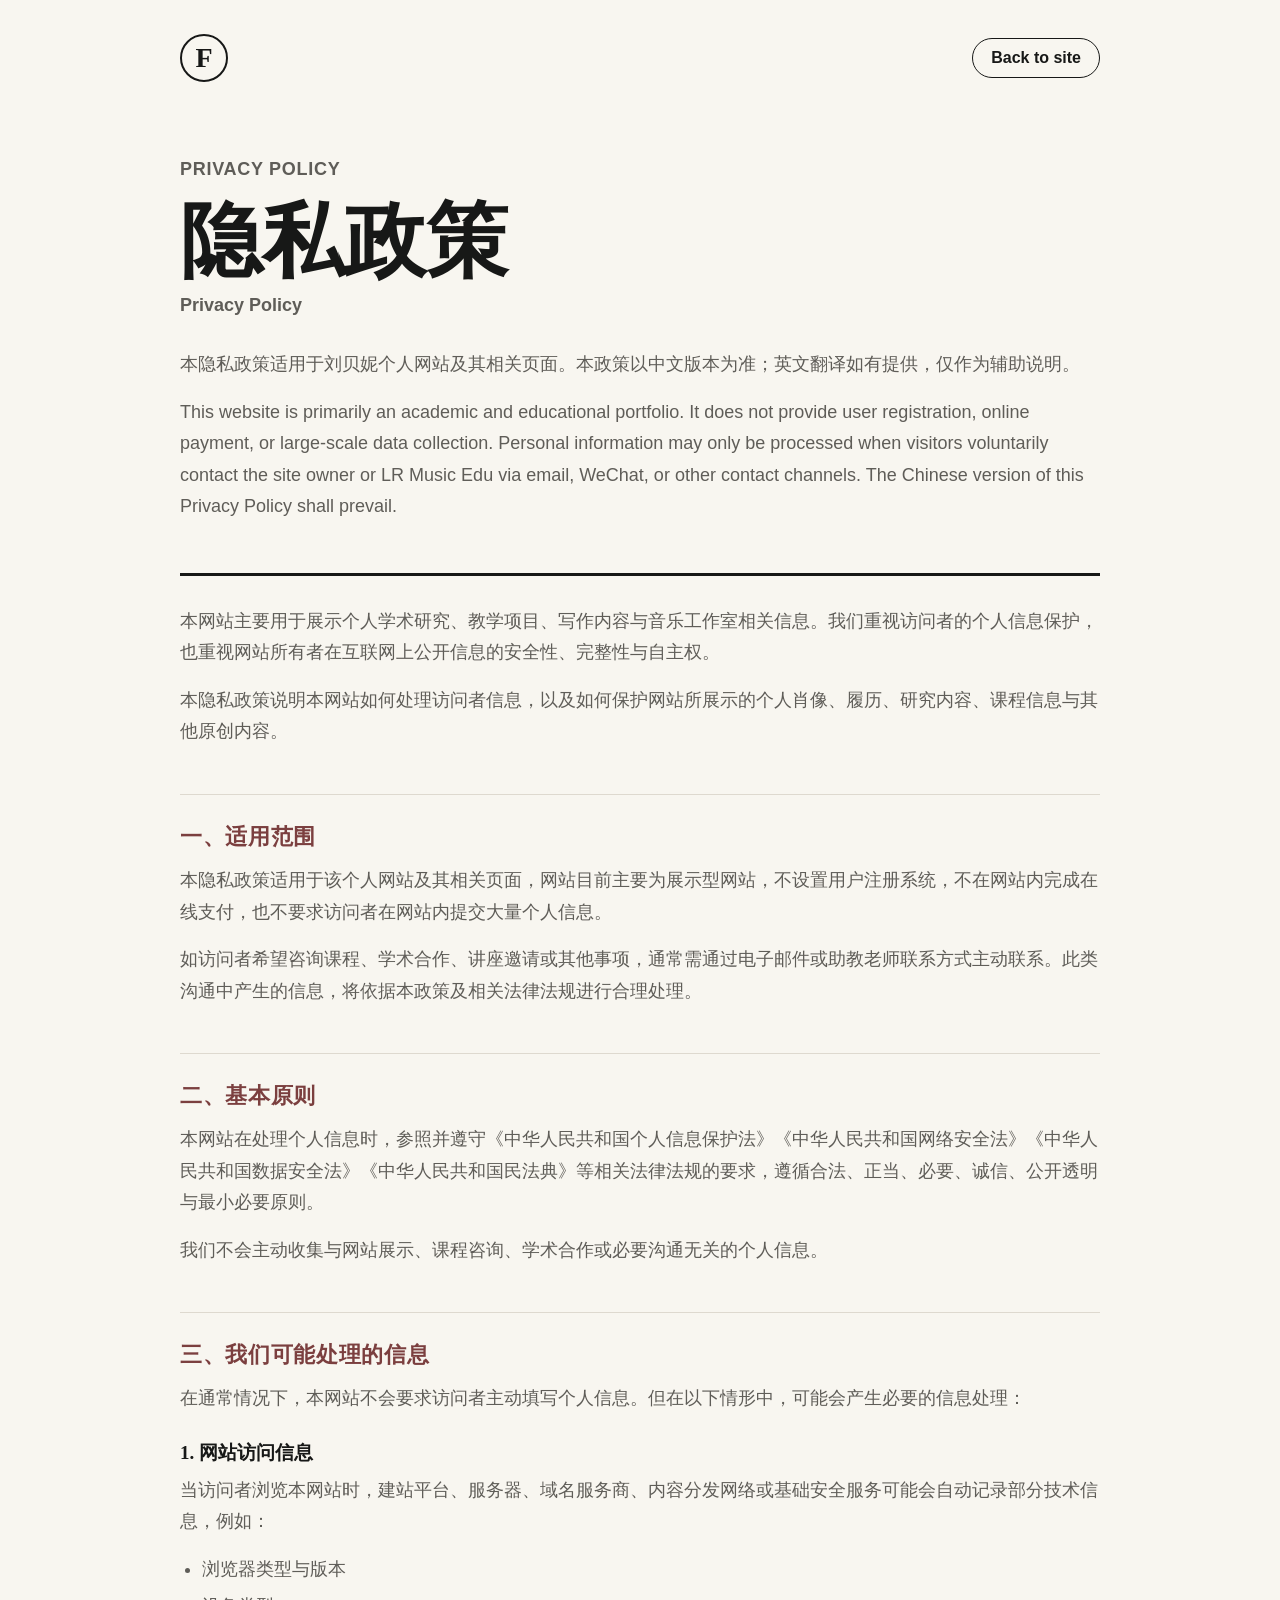
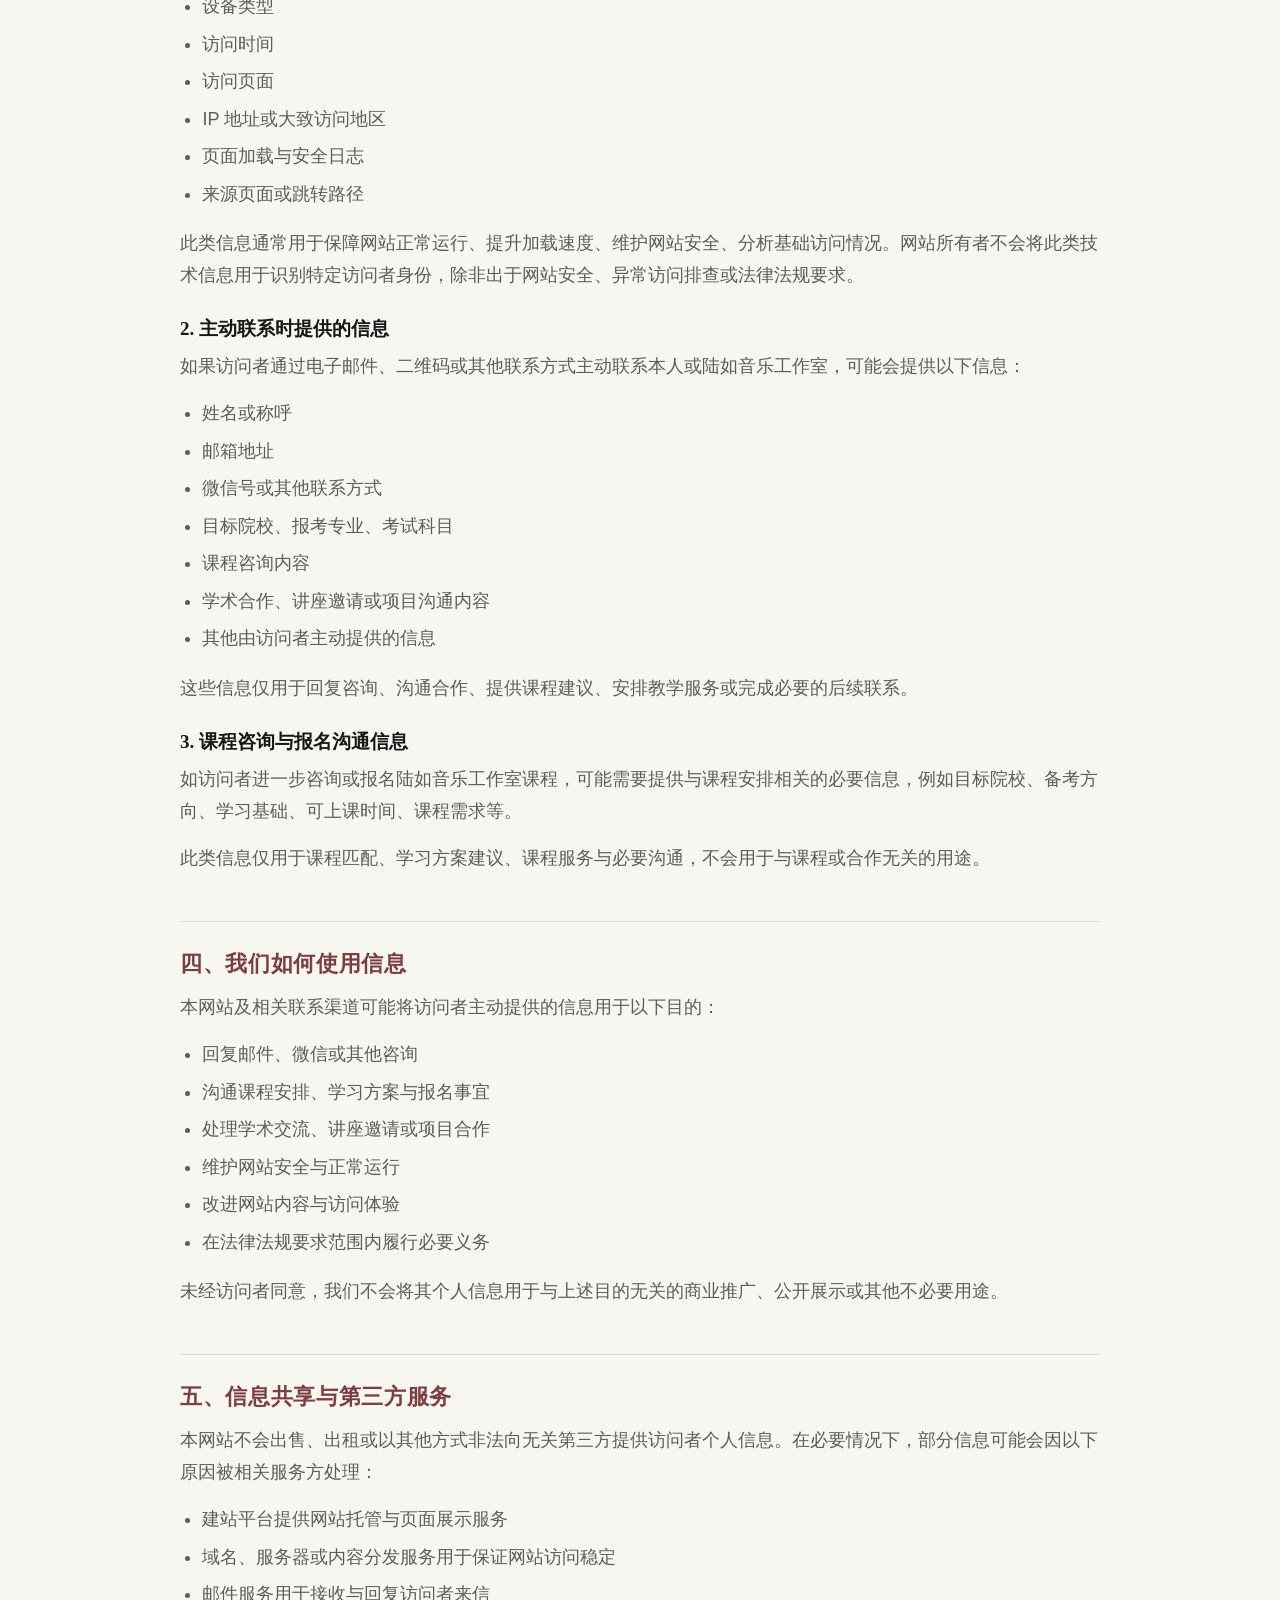
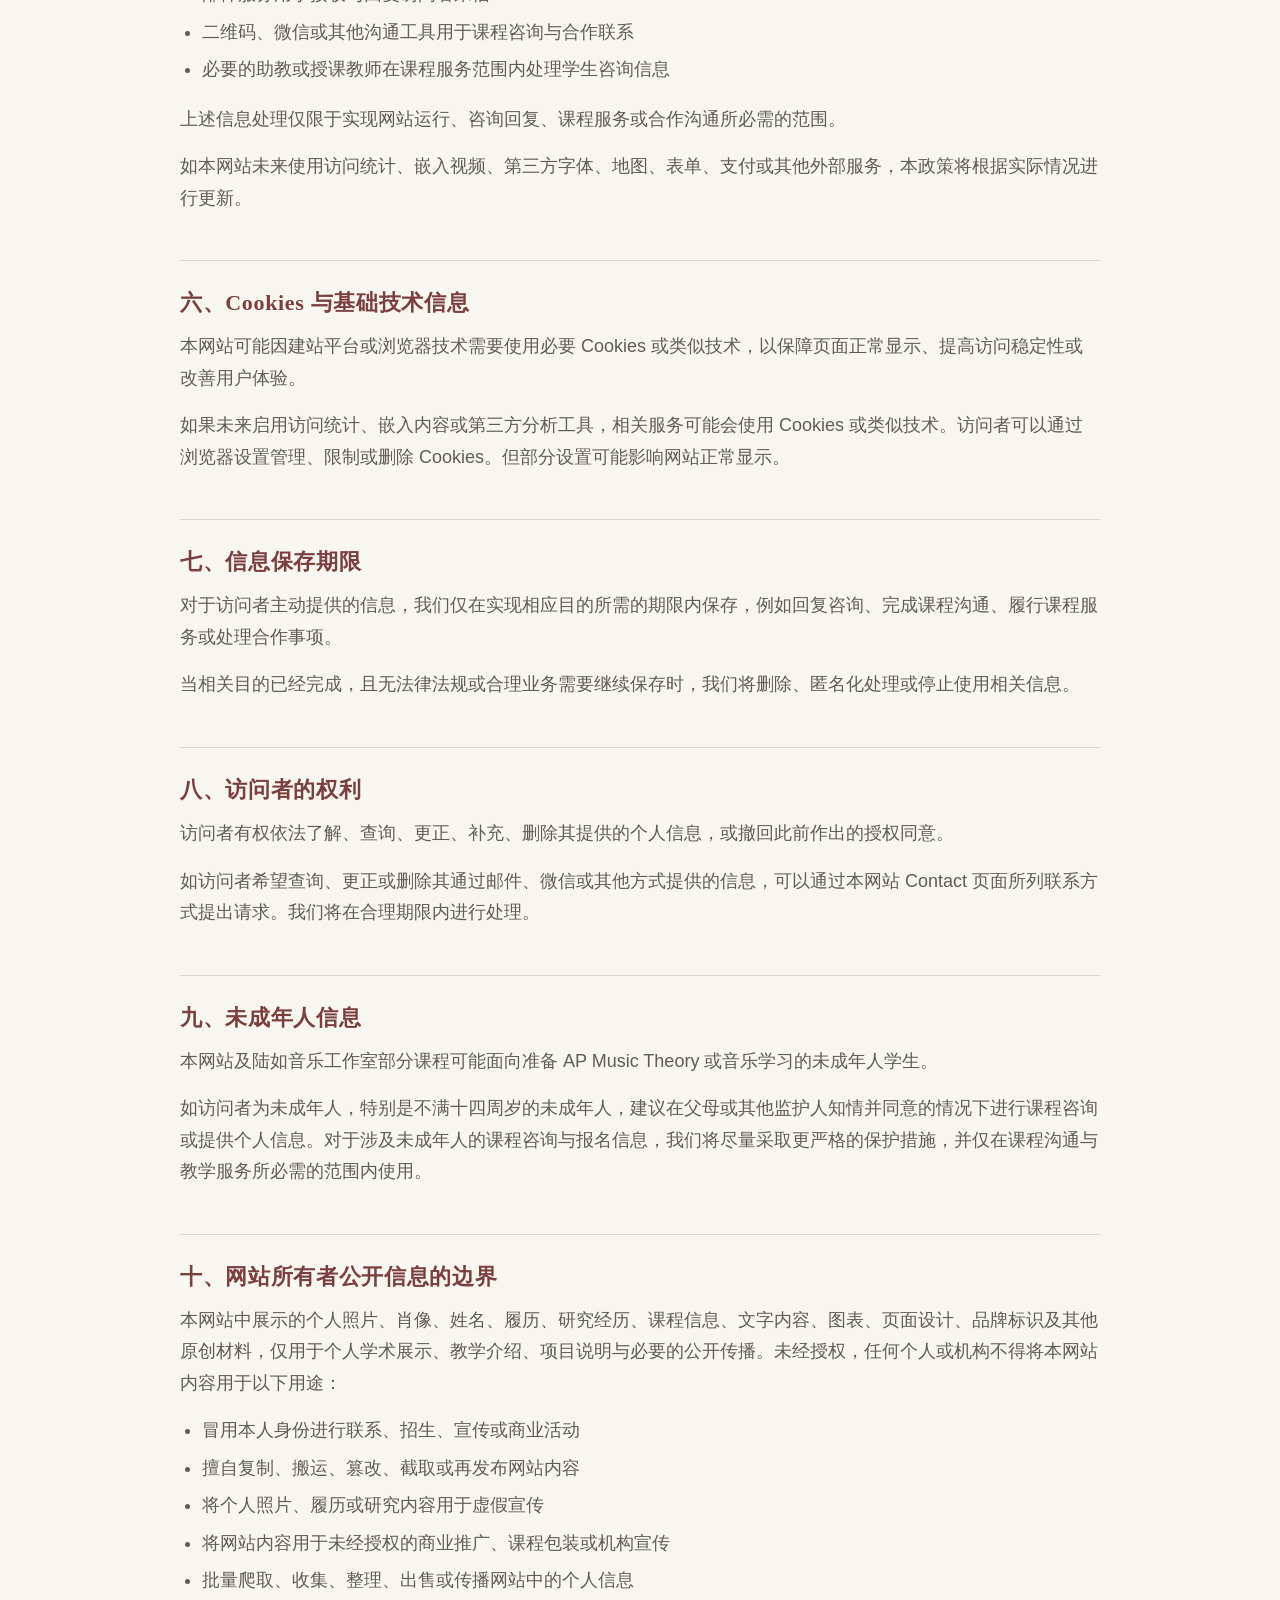
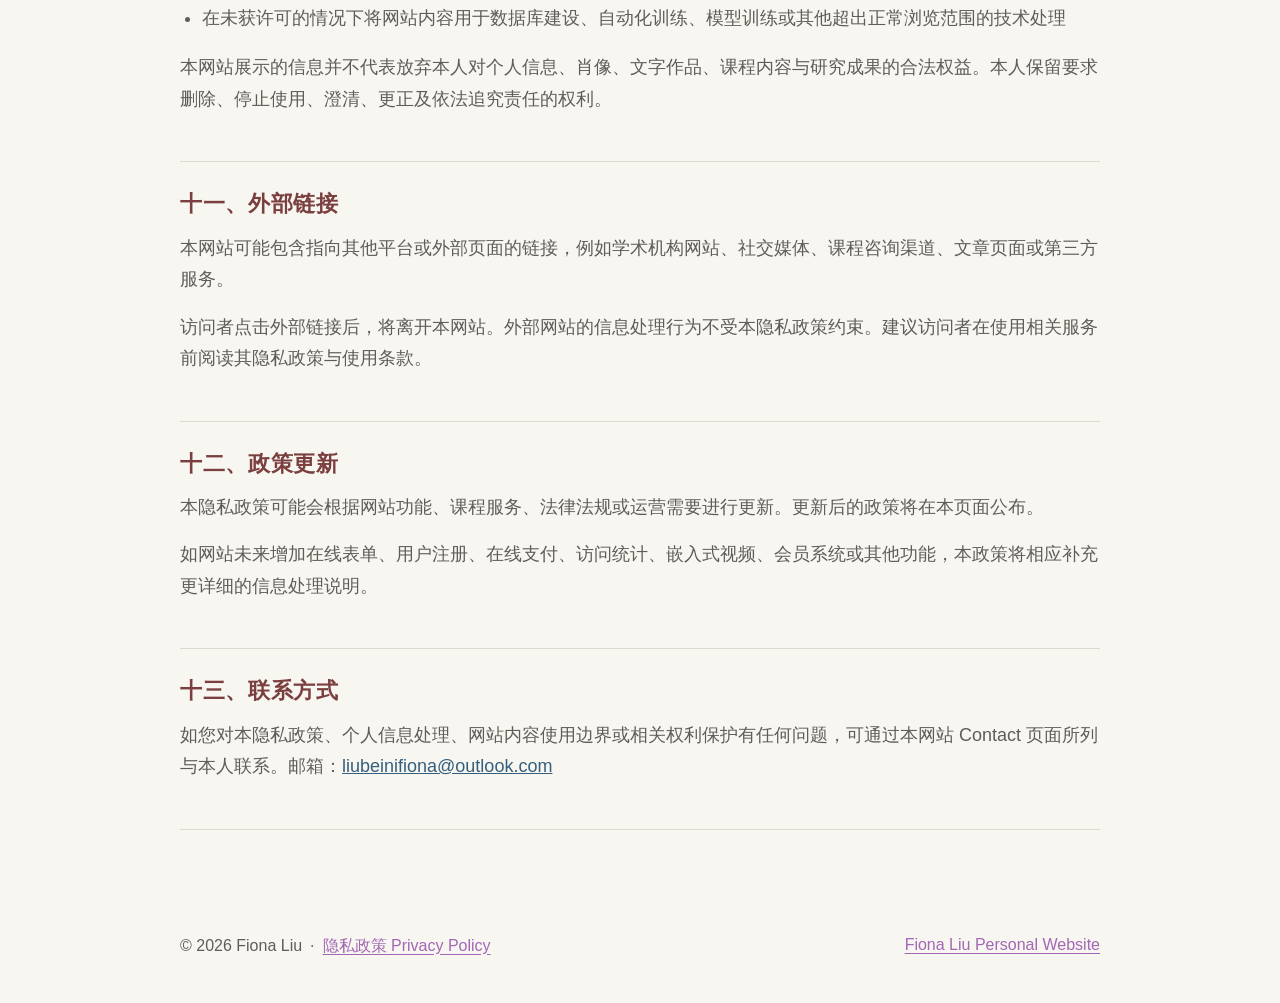
<file: privacy.html>
<!doctype html>
<html lang="zh-CN">
  <head>
    <meta charset="utf-8">
    <meta name="viewport" content="width=device-width, initial-scale=1">
    <meta name="description" content="Fiona Liu personal website privacy policy.">
    <title>隐私政策 | Fiona Liu</title>
    <link rel="stylesheet" href="styles.css?v=20260605-7">
  </head>
  <body class="privacy-body">
    <header class="privacy-header">
      <a class="brand" href="index.html#home" aria-label="Back to Fiona Liu home">
        <span class="brand-mark">F</span>
      </a>
      <a class="privacy-back" href="index.html#home">Back to site</a>
    </header>

    <main class="privacy-page">
      <section class="privacy-hero">
        <p class="section-kicker">Privacy Policy</p>
        <h1>隐私政策</h1>
        <p class="privacy-subtitle">Privacy Policy</p>
        <p>本隐私政策适用于刘贝妮个人网站及其相关页面。本政策以中文版本为准；英文翻译如有提供，仅作为辅助说明。</p>
        <p lang="en">This website is primarily an academic and educational portfolio. It does not provide user registration, online payment, or large-scale data collection. Personal information may only be processed when visitors voluntarily contact the site owner or LR Music Edu via email, WeChat, or other contact channels. The Chinese version of this Privacy Policy shall prevail.</p>
      </section>

      <section class="privacy-content" aria-label="隐私政策正文">
        <article>
          <p>本网站主要用于展示个人学术研究、教学项目、写作内容与音乐工作室相关信息。我们重视访问者的个人信息保护，也重视网站所有者在互联网上公开信息的安全性、完整性与自主权。</p>
          <p>本隐私政策说明本网站如何处理访问者信息，以及如何保护网站所展示的个人肖像、履历、研究内容、课程信息与其他原创内容。</p>
        </article>

        <article>
          <h2>一、适用范围</h2>
          <p>本隐私政策适用于该个人网站及其相关页面，网站目前主要为展示型网站，不设置用户注册系统，不在网站内完成在线支付，也不要求访问者在网站内提交大量个人信息。</p>
          <p>如访问者希望咨询课程、学术合作、讲座邀请或其他事项，通常需通过电子邮件或助教老师联系方式主动联系。此类沟通中产生的信息，将依据本政策及相关法律法规进行合理处理。</p>
        </article>

        <article>
          <h2>二、基本原则</h2>
          <p>本网站在处理个人信息时，参照并遵守《中华人民共和国个人信息保护法》《中华人民共和国网络安全法》《中华人民共和国数据安全法》《中华人民共和国民法典》等相关法律法规的要求，遵循合法、正当、必要、诚信、公开透明与最小必要原则。</p>
          <p>我们不会主动收集与网站展示、课程咨询、学术合作或必要沟通无关的个人信息。</p>
        </article>

        <article>
          <h2>三、我们可能处理的信息</h2>
          <p>在通常情况下，本网站不会要求访问者主动填写个人信息。但在以下情形中，可能会产生必要的信息处理：</p>
          <h3>1. 网站访问信息</h3>
          <p>当访问者浏览本网站时，建站平台、服务器、域名服务商、内容分发网络或基础安全服务可能会自动记录部分技术信息，例如：</p>
          <ul>
            <li>浏览器类型与版本</li>
            <li>设备类型</li>
            <li>访问时间</li>
            <li>访问页面</li>
            <li>IP 地址或大致访问地区</li>
            <li>页面加载与安全日志</li>
            <li>来源页面或跳转路径</li>
          </ul>
          <p>此类信息通常用于保障网站正常运行、提升加载速度、维护网站安全、分析基础访问情况。网站所有者不会将此类技术信息用于识别特定访问者身份，除非出于网站安全、异常访问排查或法律法规要求。</p>
          <h3>2. 主动联系时提供的信息</h3>
          <p>如果访问者通过电子邮件、二维码或其他联系方式主动联系本人或陆如音乐工作室，可能会提供以下信息：</p>
          <ul>
            <li>姓名或称呼</li>
            <li>邮箱地址</li>
            <li>微信号或其他联系方式</li>
            <li>目标院校、报考专业、考试科目</li>
            <li>课程咨询内容</li>
            <li>学术合作、讲座邀请或项目沟通内容</li>
            <li>其他由访问者主动提供的信息</li>
          </ul>
          <p>这些信息仅用于回复咨询、沟通合作、提供课程建议、安排教学服务或完成必要的后续联系。</p>
          <h3>3. 课程咨询与报名沟通信息</h3>
          <p>如访问者进一步咨询或报名陆如音乐工作室课程，可能需要提供与课程安排相关的必要信息，例如目标院校、备考方向、学习基础、可上课时间、课程需求等。</p>
          <p>此类信息仅用于课程匹配、学习方案建议、课程服务与必要沟通，不会用于与课程或合作无关的用途。</p>
        </article>

        <article>
          <h2>四、我们如何使用信息</h2>
          <p>本网站及相关联系渠道可能将访问者主动提供的信息用于以下目的：</p>
          <ul>
            <li>回复邮件、微信或其他咨询</li>
            <li>沟通课程安排、学习方案与报名事宜</li>
            <li>处理学术交流、讲座邀请或项目合作</li>
            <li>维护网站安全与正常运行</li>
            <li>改进网站内容与访问体验</li>
            <li>在法律法规要求范围内履行必要义务</li>
          </ul>
          <p>未经访问者同意，我们不会将其个人信息用于与上述目的无关的商业推广、公开展示或其他不必要用途。</p>
        </article>

        <article>
          <h2>五、信息共享与第三方服务</h2>
          <p>本网站不会出售、出租或以其他方式非法向无关第三方提供访问者个人信息。在必要情况下，部分信息可能会因以下原因被相关服务方处理：</p>
          <ul>
            <li>建站平台提供网站托管与页面展示服务</li>
            <li>域名、服务器或内容分发服务用于保证网站访问稳定</li>
            <li>邮件服务用于接收与回复访问者来信</li>
            <li>二维码、微信或其他沟通工具用于课程咨询与合作联系</li>
            <li>必要的助教或授课教师在课程服务范围内处理学生咨询信息</li>
          </ul>
          <p>上述信息处理仅限于实现网站运行、咨询回复、课程服务或合作沟通所必需的范围。</p>
          <p>如本网站未来使用访问统计、嵌入视频、第三方字体、地图、表单、支付或其他外部服务，本政策将根据实际情况进行更新。</p>
        </article>

        <article>
          <h2>六、Cookies 与基础技术信息</h2>
          <p>本网站可能因建站平台或浏览器技术需要使用必要 Cookies 或类似技术，以保障页面正常显示、提高访问稳定性或改善用户体验。</p>
          <p>如果未来启用访问统计、嵌入内容或第三方分析工具，相关服务可能会使用 Cookies 或类似技术。访问者可以通过浏览器设置管理、限制或删除 Cookies。但部分设置可能影响网站正常显示。</p>
        </article>

        <article>
          <h2>七、信息保存期限</h2>
          <p>对于访问者主动提供的信息，我们仅在实现相应目的所需的期限内保存，例如回复咨询、完成课程沟通、履行课程服务或处理合作事项。</p>
          <p>当相关目的已经完成，且无法律法规或合理业务需要继续保存时，我们将删除、匿名化处理或停止使用相关信息。</p>
        </article>

        <article>
          <h2>八、访问者的权利</h2>
          <p>访问者有权依法了解、查询、更正、补充、删除其提供的个人信息，或撤回此前作出的授权同意。</p>
          <p>如访问者希望查询、更正或删除其通过邮件、微信或其他方式提供的信息，可以通过本网站 Contact 页面所列联系方式提出请求。我们将在合理期限内进行处理。</p>
        </article>

        <article>
          <h2>九、未成年人信息</h2>
          <p>本网站及陆如音乐工作室部分课程可能面向准备 AP Music Theory 或音乐学习的未成年人学生。</p>
          <p>如访问者为未成年人，特别是不满十四周岁的未成年人，建议在父母或其他监护人知情并同意的情况下进行课程咨询或提供个人信息。对于涉及未成年人的课程咨询与报名信息，我们将尽量采取更严格的保护措施，并仅在课程沟通与教学服务所必需的范围内使用。</p>
        </article>

        <article>
          <h2>十、网站所有者公开信息的边界</h2>
          <p>本网站中展示的个人照片、肖像、姓名、履历、研究经历、课程信息、文字内容、图表、页面设计、品牌标识及其他原创材料，仅用于个人学术展示、教学介绍、项目说明与必要的公开传播。未经授权，任何个人或机构不得将本网站内容用于以下用途：</p>
          <ul>
            <li>冒用本人身份进行联系、招生、宣传或商业活动</li>
            <li>擅自复制、搬运、篡改、截取或再发布网站内容</li>
            <li>将个人照片、履历或研究内容用于虚假宣传</li>
            <li>将网站内容用于未经授权的商业推广、课程包装或机构宣传</li>
            <li>批量爬取、收集、整理、出售或传播网站中的个人信息</li>
            <li>在未获许可的情况下将网站内容用于数据库建设、自动化训练、模型训练或其他超出正常浏览范围的技术处理</li>
          </ul>
          <p>本网站展示的信息并不代表放弃本人对个人信息、肖像、文字作品、课程内容与研究成果的合法权益。本人保留要求删除、停止使用、澄清、更正及依法追究责任的权利。</p>
        </article>

        <article>
          <h2>十一、外部链接</h2>
          <p>本网站可能包含指向其他平台或外部页面的链接，例如学术机构网站、社交媒体、课程咨询渠道、文章页面或第三方服务。</p>
          <p>访问者点击外部链接后，将离开本网站。外部网站的信息处理行为不受本隐私政策约束。建议访问者在使用相关服务前阅读其隐私政策与使用条款。</p>
        </article>

        <article>
          <h2>十二、政策更新</h2>
          <p>本隐私政策可能会根据网站功能、课程服务、法律法规或运营需要进行更新。更新后的政策将在本页面公布。</p>
          <p>如网站未来增加在线表单、用户注册、在线支付、访问统计、嵌入式视频、会员系统或其他功能，本政策将相应补充更详细的信息处理说明。</p>
        </article>

        <article>
          <h2>十三、联系方式</h2>
          <p>如您对本隐私政策、个人信息处理、网站内容使用边界或相关权利保护有任何问题，可通过本网站 Contact 页面所列与本人联系。邮箱：<a href="mailto:liubeinifiona@outlook.com">liubeinifiona@outlook.com</a></p>
        </article>
      </section>
    </main>

    <footer class="site-footer privacy-footer">
      <div class="footer-primary">
        <span>© 2026 Fiona Liu</span>
        <span aria-hidden="true">·</span>
        <a href="privacy.html" aria-current="page">隐私政策 Privacy Policy</a>
      </div>
      <a href="index.html#home">Fiona Liu Personal Website</a>
    </footer>
  </body>
</html>
</file>
<file: styles.css>
:root {
  --ink: #171817;
  --muted: #5f5d58;
  --paper: #f8f6f0;
  --surface: #ffffff;
  --line: #ded9cf;
  --accent: #7b3f3f;
  --link: #365f7f;
  --placeholder: #ece7dd;
  color: var(--ink);
  background: var(--paper);
  font-family: Arial, "PingFang SC", "Microsoft YaHei", sans-serif;
}

* {
  box-sizing: border-box;
}

[hidden] {
  display: none !important;
}

html {
  scroll-behavior: auto;
}

body {
  margin: 0;
  min-width: 320px;
  background: var(--paper);
}

body.is-viewer-open {
  overflow: hidden;
}

a {
  color: var(--link);
  text-decoration: none;
}

a:hover {
  text-decoration: underline;
}

.site-header,
.home-section,
.content-section,
.site-footer {
  width: min(1040px, calc(100% - 36px));
  margin: 0 auto;
}

.site-header {
  display: grid;
  grid-template-columns: auto 1fr;
  gap: 18px 28px;
  align-items: center;
  padding: 28px 0 18px;
  background: var(--paper);
}

.brand {
  display: inline-flex;
  align-items: center;
  gap: 12px;
  color: var(--ink);
  font-size: 26px;
  font-weight: 700;
  text-decoration: none;
}

.brand-mark {
  display: grid;
  width: 48px;
  height: 48px;
  place-items: center;
  border: 2px solid currentColor;
  border-radius: 50%;
  font-family: Georgia, "Times New Roman", serif;
  font-size: 28px;
  font-weight: 700;
}

.nav-links {
  display: flex;
  flex-wrap: wrap;
  justify-content: flex-end;
  gap: 10px 22px;
  font-size: 13px;
  font-weight: 700;
  letter-spacing: 0.02em;
  text-transform: uppercase;
}

.nav-links a {
  color: var(--ink);
}

.nav-links .i18n-zh,
.menu-toggle .i18n-zh {
  margin-top: 2px;
  color: var(--muted);
  font-size: 0.72em;
  font-weight: 500;
  letter-spacing: 0;
  text-transform: none;
}

.menu-toggle {
  display: none;
  justify-self: end;
  padding: 11px 20px;
  border: 2px solid var(--ink);
  border-radius: 999px;
  color: var(--ink);
  background: transparent;
  font: inherit;
  font-weight: 700;
  line-height: 1.1;
}

.home-section {
  padding-bottom: 46px;
  border-bottom: 1px solid var(--line);
}

.home-hero {
  position: relative;
}

.home-hero::after {
  position: absolute;
  inset: 0;
  content: "";
  background:
    linear-gradient(180deg, rgba(23, 24, 23, 0.12), rgba(65, 39, 71, 0.7)),
    linear-gradient(90deg, rgba(23, 24, 23, 0.4), rgba(23, 24, 23, 0.06));
}

.home-banner {
  display: block;
  width: 100%;
  height: clamp(180px, 31vw, 360px);
  object-fit: cover;
  object-position: center;
  border: 1px solid var(--line);
  background: var(--placeholder);
}

.home-hero-copy {
  position: absolute;
  left: clamp(24px, 6vw, 58px);
  right: clamp(24px, 6vw, 58px);
  bottom: clamp(26px, 6vw, 56px);
  z-index: 1;
  color: #ffffff;
  text-shadow: 0 4px 18px rgba(0, 0, 0, 0.45);
}

.home-hero-copy h1,
.home-hero-copy .role-line,
.home-hero-copy .name-local {
  color: #ffffff;
}

.mobile-statement {
  display: none;
}

.home-grid {
  display: grid;
  grid-template-columns: 260px minmax(0, 1fr);
  gap: clamp(28px, 5vw, 58px);
  padding-top: 34px;
}

.profile-card {
  display: grid;
  align-content: start;
  gap: 20px;
}

.portrait-image {
  display: block;
  width: 100%;
  height: auto;
  border: 1px solid var(--line);
  background: var(--placeholder);
}

.portrait-placeholder,
.image-placeholder {
  display: grid;
  place-items: center;
  border: 1px solid var(--line);
  color: var(--muted);
  background:
    linear-gradient(135deg, transparent 49%, rgba(0, 0, 0, 0.08) 49% 51%, transparent 51%),
    var(--placeholder);
  text-align: center;
}

.portrait-placeholder {
  min-height: 270px;
  padding: 24px;
}

.image-placeholder {
  min-height: 150px;
  padding: 18px;
  font-size: 14px;
}

.button-link {
  display: inline-block;
  width: fit-content;
  padding: 10px 14px;
  border: 1px solid var(--ink);
  color: var(--ink);
  background: var(--surface);
  font-weight: 700;
  text-decoration: none;
}

.know-me-button {
  margin-top: 12px;
}

.section-back {
  margin-top: 34px;
}

.contact-block h2 {
  margin: 0 0 8px;
  font: inherit;
  font-weight: 700;
}

.contact-block a,
.social-links a {
  display: block;
  margin-top: 8px;
}

.home-intro {
  min-width: 0;
}

.home-intro h2 {
  overflow-wrap: normal;
}

.home-intro h2 .i18n-zh {
  white-space: nowrap;
  overflow-wrap: normal;
  font-size: clamp(20px, 2.6vw, 26px);
}

h1,
h2,
h3,
p {
  overflow-wrap: anywhere;
}

h1 {
  margin: 0 0 8px;
  font-family: Georgia, "Times New Roman", "Songti SC", serif;
  font-size: clamp(42px, 6vw, 68px);
  line-height: 1.05;
}

.name-local {
  display: block;
  margin-top: 6px;
  color: var(--muted);
  font-size: 0.62em;
  font-weight: 500;
}

.role-line,
.tagline {
  margin: 0;
  color: var(--ink);
  font-size: 19px;
  line-height: 1.55;
}

.tagline {
  margin-top: 12px;
  max-width: 720px;
  font-weight: 700;
}

.divider {
  width: 100%;
  height: 1px;
  margin: 28px 0;
  background: var(--line);
}

h2 {
  margin: 0 0 14px;
  font-family: Georgia, "Times New Roman", "Songti SC", serif;
  font-size: clamp(30px, 4vw, 46px);
  line-height: 1.1;
}

h3 {
  margin: 0 0 10px;
  font-family: Georgia, "Times New Roman", "Songti SC", serif;
  font-size: 23px;
  line-height: 1.25;
}

p {
  margin: 0 0 16px;
  color: var(--muted);
  font-size: 18px;
  line-height: 1.72;
}

.i18n-en,
.i18n-zh {
  display: block;
}

.i18n-zh {
  margin-top: 0.36em;
  color: color-mix(in srgb, currentColor 70%, transparent);
  font-size: 0.78em;
  font-weight: 500;
  line-height: 1.55;
}

p .i18n-zh,
li .i18n-zh,
time .i18n-zh {
  font-size: 0.82em;
}

h2 .i18n-zh {
  font-size: 0.68em;
}

h3 .i18n-zh {
  font-size: 0.76em;
}

.text-link {
  display: inline-block;
  margin-top: 6px;
  color: var(--accent);
  font-weight: 800;
  letter-spacing: 0.02em;
  text-transform: uppercase;
}

.content-section {
  padding: 48px 0;
  border-bottom: 1px solid var(--line);
}

.section-heading {
  margin-bottom: 24px;
}

.section-intro {
  max-width: 960px;
  margin-top: 18px;
  font-size: 17px;
  line-height: 1.68;
}

.section-intro .i18n-en {
  white-space: pre-line;
}

.section-kicker {
  margin: 0 0 10px;
  color: var(--accent);
  font-size: 13px;
  font-weight: 800;
  letter-spacing: 0.04em;
  text-transform: uppercase;
}

.feature-grid {
  display: grid;
  grid-template-columns: repeat(2, minmax(0, 1fr));
  gap: 28px;
}

.about-diagram-wrap {
  position: relative;
}

.about-diagram {
  display: block;
  width: 100%;
  height: auto;
}

.diagram-note {
  max-width: 760px;
  margin: 18px auto 0;
  color: var(--muted);
  font-size: 17px;
  line-height: 1.55;
  text-align: center;
}

.diagram-note span {
  display: block;
}

.diagram-note span[lang="zh-CN"] {
  margin-top: 4px;
  font-size: 0.86em;
}

.diagram-hotspot {
  position: absolute;
  z-index: 2;
  display: block;
  border-radius: 12px;
  outline: 0;
}

.diagram-hotspot:focus-visible {
  outline: 3px solid var(--accent);
  outline-offset: 3px;
}

.hotspot-research {
  top: 16%;
  left: 38%;
  width: 29%;
  height: 18%;
}

.hotspot-fieldwork {
  top: 37%;
  left: 73%;
  width: 25%;
  height: 19%;
}

.hotspot-writing {
  top: 70%;
  left: 62%;
  width: 28%;
  height: 18%;
}

.hotspot-teaching {
  top: 70%;
  left: 17%;
  width: 31%;
  height: 18%;
}

.hotspot-projects {
  top: 38%;
  left: 4%;
  width: 31%;
  height: 18%;
}

.feature-grid article {
  display: grid;
  gap: 14px;
}

.entry-list,
.project-list {
  display: grid;
  gap: 24px;
}

.research-table-wrap {
  overflow-x: auto;
  border-top: 2px solid var(--ink);
  border-bottom: 2px solid var(--ink);
}

.research-table {
  width: 100%;
  min-width: 980px;
  border-collapse: collapse;
  color: var(--ink);
  font-size: 15px;
  line-height: 1.45;
}

.research-table th,
.research-table td {
  padding: 14px 12px;
  vertical-align: top;
  text-align: left;
}

.research-table thead th {
  border-bottom: 1.5px solid var(--ink);
  color: var(--accent);
  font-size: 13px;
  font-weight: 800;
  letter-spacing: 0.03em;
  text-transform: uppercase;
}

.research-table tbody tr + tr td {
  border-top: 1px solid rgba(23, 24, 23, 0.12);
}

.research-table th:nth-child(1),
.research-table td:nth-child(1) {
  width: 72px;
  white-space: nowrap;
}

.research-table th:nth-child(2),
.research-table td:nth-child(2) {
  width: 220px;
}

.research-table th:nth-child(3),
.research-table td:nth-child(3) {
  width: 220px;
}

.research-table th:nth-child(5),
.research-table td:nth-child(5) {
  width: 110px;
  white-space: nowrap;
}

.fieldwork-table-wrap {
  overflow-x: auto;
  border-top: 2px solid var(--ink);
  border-bottom: 2px solid var(--ink);
}

.fieldwork-table {
  width: 100%;
  min-width: 820px;
  border-collapse: collapse;
  color: var(--ink);
  font-size: 16px;
  line-height: 1.45;
}

.fieldwork-table th,
.fieldwork-table td {
  padding: 16px 14px;
  vertical-align: top;
  text-align: left;
}

.fieldwork-table thead th {
  border-bottom: 1.5px solid var(--ink);
  color: var(--accent);
  font-size: 13px;
  font-weight: 800;
  letter-spacing: 0.03em;
  text-transform: uppercase;
}

.fieldwork-table tbody tr + tr td {
  border-top: 1px solid rgba(23, 24, 23, 0.12);
}

.fieldwork-table th:nth-child(1),
.fieldwork-table td:nth-child(1) {
  width: 96px;
  white-space: nowrap;
}

.fieldwork-table th:nth-child(2),
.fieldwork-table td:nth-child(2) {
  width: 280px;
}

.fieldwork-table th:nth-child(3),
.fieldwork-table td:nth-child(3) {
  width: 170px;
}

.research-training {
  margin-top: 54px;
  padding-top: 34px;
  border-top: 1px solid var(--line);
}

.training-list {
  display: grid;
  grid-template-columns: repeat(2, minmax(0, 1fr));
  gap: 0 34px;
}

.training-list article {
  display: grid;
  grid-template-columns: 72px minmax(0, 1fr);
  gap: 18px;
  padding: 18px 0;
  border-top: 1px solid rgba(23, 24, 23, 0.14);
}

.training-list article:nth-child(-n + 2) {
  border-top-color: var(--ink);
}

.training-year {
  color: var(--accent);
  font-size: 13px;
  font-weight: 800;
  letter-spacing: 0.06em;
}

.training-list h4 {
  margin: 0;
  color: var(--ink);
  font-family: Inter, "Noto Sans SC", sans-serif;
  font-size: 16px;
  line-height: 1.3;
}

.training-list p {
  margin: 7px 0 0;
  color: var(--muted);
  font-size: 15px;
  line-height: 1.45;
}

.entry-list article,
.project-list article {
  padding-bottom: 24px;
  border-bottom: 1px solid var(--line);
}

.entry-list article:last-child,
.project-list article:last-child {
  padding-bottom: 0;
  border-bottom: 0;
}

time {
  display: block;
  margin-bottom: 8px;
  color: var(--muted);
  font-size: 14px;
  font-weight: 700;
}

.blog-list {
  display: grid;
  gap: 38px;
}

.blog-list article {
  max-width: 820px;
}

.blog-list h3 {
  margin: 0;
  font-family: Inter, "Noto Sans SC", sans-serif;
  font-size: 22px;
  line-height: 1.25;
  letter-spacing: 0;
}

.blog-list h3 a {
  color: #a36bb2;
  text-decoration-thickness: 2px;
  text-underline-offset: 4px;
}

.blog-title-en {
  margin: 8px 0 12px;
  color: var(--ink);
  font-size: 18px;
  line-height: 1.35;
}

.read-more {
  display: inline-flex;
  align-items: center;
  min-height: 34px;
  padding: 0 14px;
  border: 1px solid rgba(23, 24, 23, 0.28);
  border-radius: 6px;
  color: var(--ink);
  background: transparent;
  text-decoration: none;
  font-size: 14px;
  line-height: 1;
}

.project-list article {
  display: grid;
  grid-template-columns: 180px minmax(0, 1fr);
  gap: 22px;
  align-items: start;
}

.teaching-scope-figure,
.detail-image-figure {
  margin: 42px 0 0;
  border-top: 2px solid var(--ink);
  border-bottom: 1px solid var(--line);
  padding: 24px 0;
}

.teaching-scope-button,
.detail-image-button {
  position: relative;
  display: block;
  width: 100%;
  padding: 0;
  border: 0;
  color: inherit;
  background: transparent;
  cursor: zoom-in;
}

.teaching-scope-button img,
.detail-image-button img {
  display: block;
  width: 100%;
  height: auto;
  border: 1px solid rgba(23, 24, 23, 0.16);
  background: var(--surface);
}

.teaching-scope-button span,
.detail-image-button span {
  position: absolute;
  right: 12px;
  bottom: 12px;
  padding: 7px 10px;
  border: 1px solid rgba(23, 24, 23, 0.18);
  background: rgba(255, 255, 255, 0.9);
  color: var(--ink);
  font-size: 13px;
  font-weight: 800;
}

.image-viewer {
  position: fixed;
  inset: 0;
  z-index: 100;
  display: grid;
  grid-template-rows: auto minmax(0, 1fr) auto;
  gap: 12px;
  padding: 16px;
  background: rgba(12, 12, 12, 0.92);
}

.image-viewer[hidden] {
  display: none;
}

.image-viewer-stage {
  overflow: auto;
  overscroll-behavior: contain;
  -webkit-overflow-scrolling: touch;
}

.image-viewer-stage img {
  display: block;
  max-width: none;
  width: var(--viewer-width, min(1120px, 170vw));
  height: auto;
  margin: 0 auto;
  user-select: none;
  -webkit-user-drag: none;
}

.image-viewer-close,
.image-viewer-controls button {
  min-height: 42px;
  border: 1px solid rgba(255, 255, 255, 0.34);
  color: #ffffff;
  background: rgba(255, 255, 255, 0.08);
  font: inherit;
  font-weight: 800;
}

.image-viewer-close {
  justify-self: end;
  padding: 0 16px;
}

.image-viewer-controls {
  display: grid;
  grid-template-columns: 56px minmax(0, 1fr) 56px;
  gap: 10px;
}

.teaching-detail {
  display: grid;
  gap: 42px;
  margin-top: 44px;
}

.teaching-block {
  padding-top: 26px;
  border-top: 2px solid var(--ink);
}

.teaching-block-heading {
  margin-bottom: 18px;
}

.teaching-block-heading h3 {
  margin: 0;
  font-size: clamp(28px, 3.5vw, 40px);
}

.course-table-wrap {
  overflow-x: auto;
  border-top: 1px solid var(--ink);
  border-bottom: 1px solid var(--ink);
}

.course-table {
  width: 100%;
  min-width: 720px;
  border-collapse: collapse;
  font-size: 16px;
  line-height: 1.45;
}

.course-table th,
.course-table td {
  padding: 14px 12px;
  border-top: 1px solid rgba(23, 24, 23, 0.14);
  text-align: left;
  vertical-align: top;
}

.course-table thead th {
  border-top: 0;
  color: var(--accent);
  font-size: 13px;
  font-weight: 800;
  letter-spacing: 0.04em;
  text-transform: uppercase;
}

.course-table td:nth-child(1) {
  font-weight: 800;
}

.course-table td:nth-child(2),
.course-table td:nth-child(4) {
  white-space: nowrap;
}

.course-table-compact {
  min-width: 560px;
}

.teaching-feature-list {
  display: grid;
  gap: 0;
  margin: 0;
  padding: 0;
  counter-reset: teaching-feature;
  list-style: none;
}

.teaching-feature-list li {
  display: grid;
  grid-template-columns: 56px minmax(0, 1fr);
  gap: 20px;
  padding: 22px 0;
  border-top: 1px solid var(--line);
  counter-increment: teaching-feature;
}

.teaching-feature-list li:first-child {
  border-top: 0;
}

.teaching-feature-list li::before {
  color: var(--accent);
  content: counter(teaching-feature, decimal-leading-zero);
  font-size: 14px;
  font-weight: 800;
  letter-spacing: 0.06em;
}

.teaching-feature-list strong {
  grid-column: 2;
  display: block;
  margin-bottom: 6px;
  color: var(--ink);
  font-size: 20px;
  line-height: 1.3;
}

.teaching-feature-list p {
  grid-column: 2;
  max-width: 820px;
  margin: 0;
  font-size: 16px;
  line-height: 1.72;
}

.score-carousel {
  display: grid;
  grid-template-columns: 44px minmax(0, 360px) 44px;
  grid-template-areas:
    "prev image next"
    ". counter .";
  align-items: center;
  justify-content: start;
  gap: 12px;
  padding: 2px 0 14px;
}

.score-slide {
  grid-area: image;
  display: grid;
  width: min(100%, 360px);
  height: 360px;
  place-items: center;
  padding: 0;
  border: 1px solid rgba(23, 24, 23, 0.16);
  background: var(--surface);
  color: var(--muted);
  font-size: 15px;
  font-weight: 800;
  text-align: center;
  cursor: zoom-in;
  overflow: hidden;
}

.score-slide img {
  display: block;
  width: 100%;
  height: 100%;
  object-fit: contain;
  background: #ffffff;
}

.score-nav {
  display: grid;
  width: 44px;
  height: 44px;
  place-items: center;
  border: 1px solid var(--ink);
  color: var(--ink);
  background: transparent;
  font: inherit;
  font-size: 32px;
  line-height: 1;
  cursor: pointer;
}

.score-nav-prev {
  grid-area: prev;
}

.score-nav-next {
  grid-area: next;
}

.score-nav:active {
  transform: translateY(1px);
}

.score-counter {
  grid-area: counter;
  margin: 0;
  color: var(--muted);
  font-size: 13px;
  font-weight: 800;
  text-align: center;
}

.experience-link-grid {
  display: flex;
  flex-wrap: wrap;
  gap: 8px;
  margin-top: 14px;
}

.experience-link {
  display: inline-flex;
  align-items: center;
  min-height: 44px;
  padding: 0 16px;
  border: 2px solid var(--accent);
  color: #ffffff;
  background: var(--accent);
  font-size: 17px;
  font-weight: 900;
  line-height: 1.15;
  text-decoration: none;
}

.experience-link:hover {
  border-color: var(--ink);
  background: var(--ink);
  color: #ffffff;
  text-decoration: none;
}

.teaching-contact-block {
  display: grid;
  grid-template-columns: minmax(0, 1fr) minmax(280px, 0.8fr);
  gap: 34px;
}

.teaching-note,
.assistant-wechat {
  max-width: 680px;
  margin-bottom: 10px;
  font-size: 16px;
}

.platform-list {
  display: grid;
  gap: 12px;
  margin: 0;
}

.platform-list div {
  display: grid;
  grid-template-columns: 88px minmax(0, 1fr);
  gap: 14px;
  padding-top: 12px;
  border-top: 1px solid var(--line);
}

.platform-list dt {
  color: var(--accent);
  font-size: 13px;
  font-weight: 800;
}

.platform-list dd {
  margin: 0;
  color: var(--ink);
  font-size: 15px;
  line-height: 1.5;
}

.project-detail {
  display: grid;
  gap: 42px;
  margin-top: 44px;
}

.project-block {
  padding-top: 26px;
  border-top: 2px solid var(--ink);
}

.project-block-heading {
  margin-bottom: 18px;
}

.project-block-heading h3 {
  margin: 0;
  font-size: clamp(28px, 3.5vw, 40px);
}

.project-link-list {
  display: grid;
  gap: 10px;
}

.project-link-list a {
  display: grid;
  gap: 6px;
  padding: 14px 0;
  border-top: 1px solid var(--line);
  color: var(--ink);
  text-decoration: none;
}

.project-link-list a:first-child {
  border-top-color: var(--ink);
}

.project-link-list a:hover {
  color: var(--accent);
  text-decoration: none;
}

.project-link-list strong {
  font-size: 18px;
  line-height: 1.35;
}

.project-link-list span {
  color: var(--muted);
  font-size: 14px;
  line-height: 1.45;
}

.project-step-list,
.project-outcome-list {
  display: grid;
  gap: 0;
  margin: 0;
  padding: 0;
  list-style: none;
  counter-reset: project-item;
}

.project-step-list li,
.project-outcome-list li {
  display: grid;
  grid-template-columns: 56px minmax(0, 1fr);
  gap: 20px;
  padding: 22px 0;
  border-top: 1px solid var(--line);
  counter-increment: project-item;
}

.project-step-list li:first-child,
.project-outcome-list li:first-child {
  border-top: 0;
}

.project-step-list li::before,
.project-outcome-list li::before {
  color: var(--accent);
  content: counter(project-item, decimal-leading-zero);
  font-size: 14px;
  font-weight: 800;
  letter-spacing: 0.06em;
}

.project-step-list strong,
.project-outcome-list strong {
  grid-column: 2;
  color: var(--ink);
  font-size: 20px;
  line-height: 1.35;
}

.project-step-list p,
.project-outcome-list p {
  grid-column: 2;
  max-width: 840px;
  margin: 0;
  font-size: 16px;
  line-height: 1.72;
}

.project-step-list p + p {
  margin-top: 8px;
}

.site-footer {
  display: flex;
  justify-content: space-between;
  gap: 18px;
  padding: 32px 0 46px;
  color: var(--muted);
}

.footer-primary {
  display: flex;
  flex-wrap: wrap;
  gap: 8px;
  align-items: center;
}

.site-footer a {
  color: #a267b5;
  text-decoration: underline;
  text-underline-offset: 3px;
}

.privacy-header,
.privacy-page,
.privacy-footer {
  width: min(920px, calc(100% - 44px));
  margin: 0 auto;
}

.privacy-header {
  display: flex;
  justify-content: space-between;
  align-items: center;
  padding: 34px 0 18px;
}

.privacy-back {
  padding: 10px 18px;
  border: 1px solid var(--ink);
  border-radius: 999px;
  color: var(--ink);
  font-weight: 700;
  text-decoration: none;
}

.privacy-page {
  padding: 54px 0 74px;
}

.privacy-hero {
  padding-bottom: 34px;
  border-bottom: 3px solid var(--ink);
}

.privacy-hero h1 {
  margin: 16px 0 8px;
  font-family: Georgia, "Times New Roman", serif;
  font-size: clamp(46px, 8vw, 82px);
  line-height: 0.98;
}

.privacy-subtitle {
  margin: 0 0 28px;
  color: #a267b5;
  font-size: clamp(28px, 4vw, 42px);
  font-weight: 700;
}

.privacy-hero p,
.privacy-content p,
.privacy-content li {
  color: var(--muted);
  font-size: 18px;
  line-height: 1.75;
}

.privacy-content article {
  padding: 30px 0;
  border-bottom: 1px solid var(--line);
}

.privacy-content h2 {
  margin: 0 0 16px;
  color: var(--accent);
  font-size: 22px;
  letter-spacing: 0.03em;
}

.privacy-content h3 {
  margin: 26px 0 10px;
  color: var(--ink);
  font-size: 19px;
}

.privacy-content ul {
  display: grid;
  gap: 6px;
  margin: 12px 0 18px;
  padding-left: 1.4em;
}

.privacy-content a {
  color: var(--link);
  text-decoration: underline;
}

@media (max-width: 820px) {
  .site-header {
    grid-template-columns: 1fr auto;
  }

  .menu-toggle {
    display: inline-flex;
    flex-direction: column;
    align-items: center;
  }

  .nav-links {
    grid-column: 1 / -1;
    display: none;
    grid-template-columns: repeat(2, minmax(0, 1fr));
    gap: 10px;
    justify-content: stretch;
  }

  .site-header.is-menu-open .nav-links {
    display: grid;
  }

  .nav-links a {
    padding: 12px;
    border: 1px solid var(--line);
    background: var(--surface);
    text-align: center;
  }

  .home-grid,
  .project-list article,
  .teaching-contact-block,
  .site-footer {
    grid-template-columns: 1fr;
    flex-direction: column;
  }

  .profile-card {
    grid-template-columns: minmax(0, 1fr);
  }

  .home-intro {
    order: -1;
  }

  .portrait-placeholder {
    min-height: 220px;
  }

  .training-list {
    grid-template-columns: 1fr;
  }

  .training-list article:nth-child(-n + 2) {
    border-top-color: rgba(23, 24, 23, 0.14);
  }

  .training-list article:first-child {
    border-top-color: var(--ink);
  }

  .teaching-detail {
    gap: 32px;
    margin-top: 32px;
    width: 100%;
    min-width: 0;
    overflow-x: hidden;
  }

  .teaching-scope-figure,
  .detail-image-figure {
    margin-top: 30px;
    padding: 14px 0 18px;
  }

  .teaching-scope-button,
  .detail-image-button {
    overflow: hidden;
    border: 1px solid rgba(23, 24, 23, 0.16);
    background: var(--surface);
  }

  .teaching-scope-button img,
  .detail-image-button img {
    width: 100%;
    min-width: 0;
    border: 0;
  }

  .teaching-scope-button span,
  .detail-image-button span {
    right: 10px;
    bottom: 10px;
    font-size: 12px;
  }

  .teaching-block {
    width: 100%;
    min-width: 0;
    overflow-x: hidden;
    padding-top: 22px;
  }

  .teaching-block-heading h3 {
    font-size: 28px;
    line-height: 1.12;
  }

  .course-table-wrap {
    overflow-x: visible;
    border-top: 0;
    border-bottom: 0;
  }

  .course-table,
  .course-table thead,
  .course-table tbody,
  .course-table tr,
  .course-table th,
  .course-table td {
    display: block;
  }

  .course-table {
    min-width: 0;
    font-size: 15px;
  }

  .course-table thead {
    position: absolute;
    overflow: hidden;
    width: 1px;
    height: 1px;
    clip: rect(0 0 0 0);
    white-space: nowrap;
  }

  .course-table tbody {
    display: grid;
    gap: 14px;
  }

  .course-table tr {
    display: grid;
    grid-template-columns: repeat(3, minmax(0, 1fr));
    gap: 9px;
    padding: 16px;
    border: 1px solid rgba(23, 24, 23, 0.14);
    background: rgba(255, 255, 255, 0.64);
  }

  .course-table td {
    display: grid;
    gap: 4px;
    min-width: 0;
    padding: 0;
    border-top: 0;
    line-height: 1.5;
    overflow-wrap: anywhere;
  }

  .course-table td::before {
    content: attr(data-label);
    color: var(--accent);
    font-size: 13px;
    font-weight: 800;
  }

  .course-table td:nth-child(1) {
    grid-column: 1 / -1;
    grid-template-columns: 1fr;
    padding-bottom: 4px;
    color: var(--ink);
    font-size: 18px;
    font-weight: 800;
    line-height: 1.35;
  }

  .course-table td:nth-child(1)::before {
    display: none;
  }

  .course-table td:nth-child(2),
  .course-table td:nth-child(4) {
    white-space: normal;
  }

  .teaching-feature-list li {
    display: block;
    padding: 18px 0;
  }

  .teaching-feature-list li::before,
  .teaching-feature-list strong,
  .teaching-feature-list p {
    grid-column: auto;
  }

  .teaching-feature-list li::before {
    display: block;
    margin-bottom: 8px;
  }

  .teaching-feature-list strong {
    font-size: 19px;
  }

  .teaching-feature-list p {
    max-width: none;
    font-size: 15px;
    line-height: 1.72;
    overflow-wrap: anywhere;
  }

  .score-carousel {
    grid-template-columns: 38px minmax(0, 1fr) 38px;
    justify-content: stretch;
    gap: 8px;
  }

  .score-slide {
    width: 100%;
    height: min(72vw, 320px);
    font-size: 14px;
  }

  .score-nav {
    width: 38px;
    height: 38px;
    font-size: 28px;
  }

  .experience-link-grid {
    gap: 7px;
    justify-content: center;
    margin-top: 10px;
  }

  .experience-link {
    min-height: 42px;
    padding: 0 14px;
    font-size: 15px;
  }

  .platform-list div {
    grid-template-columns: 76px minmax(0, 1fr);
  }

  .project-detail {
    gap: 32px;
    width: 100%;
    min-width: 0;
    margin-top: 32px;
    overflow-x: hidden;
  }

  .project-block {
    width: 100%;
    min-width: 0;
    overflow-x: hidden;
    padding-top: 22px;
  }

  .project-block-heading h3 {
    font-size: 28px;
    line-height: 1.12;
  }

  .project-link-list a {
    padding: 13px 0;
  }

  .project-link-list strong {
    font-size: 17px;
    line-height: 1.42;
  }

  .project-link-list span {
    font-size: 13px;
    line-height: 1.48;
    overflow-wrap: anywhere;
  }

  .project-step-list li,
  .project-outcome-list li {
    display: block;
    padding: 18px 0;
  }

  .project-step-list li::before,
  .project-outcome-list li::before {
    display: block;
    margin-bottom: 8px;
  }

  .project-step-list strong,
  .project-outcome-list strong,
  .project-step-list p,
  .project-outcome-list p {
    grid-column: auto;
  }

  .project-step-list strong,
  .project-outcome-list strong {
    display: block;
    font-size: 19px;
  }

  .project-step-list p,
  .project-outcome-list p {
    max-width: none;
    font-size: 15px;
    line-height: 1.72;
    overflow-wrap: anywhere;
  }

  .privacy-header .brand {
    display: inline-flex;
  }
}

@media (max-width: 560px) {
  .content-section,
  .site-footer {
    width: min(100% - 44px, 1040px);
  }

  .content-section {
    padding-top: 96px;
  }

  .site-header {
    position: fixed;
    top: 0;
    left: 0;
    z-index: 10;
    width: 100%;
    grid-template-columns: 1fr;
    padding: 24px 22px 0;
    background: transparent;
    pointer-events: none;
  }

  .brand {
    display: none;
  }

  .menu-toggle {
    justify-self: end;
    pointer-events: auto;
    padding: 0;
    border: 0;
    border-radius: 0;
    color: var(--ink);
    font-size: 0;
    line-height: 1;
  }

  body[data-route="overview"] .menu-toggle {
    color: #ffffff;
  }

  .menu-toggle::before {
    content: "☰";
    font-size: 40px;
    font-weight: 800;
    line-height: 1;
  }

  .menu-toggle .i18n-en,
  .menu-toggle .i18n-zh {
    display: none;
  }

  .site-header.is-menu-open {
    background: transparent;
    padding-bottom: 18px;
  }

  .site-header.is-menu-open .nav-links {
    display: grid;
    grid-template-columns: 1fr;
    width: min(280px, calc(100vw - 44px));
    justify-self: end;
    margin-top: 12px;
    padding: 10px 0;
    border-radius: 6px;
    background: #ffffff;
    box-shadow: 0 10px 24px rgba(0, 0, 0, 0.18);
    pointer-events: auto;
  }

  .site-header.is-menu-open .nav-links a {
    display: flex;
    align-items: center;
    gap: 8px;
    min-height: 38px;
    padding: 0 20px;
    border: 0;
    color: var(--ink);
    background: transparent;
    font-size: 14px;
    font-weight: 700;
    letter-spacing: 0.05em;
    line-height: 38px;
    text-align: left;
    white-space: nowrap;
  }

  .nav-links .i18n-zh {
    display: inline;
    margin-top: 0;
    color: var(--muted);
    font-size: 0.86em;
    font-weight: 600;
    letter-spacing: 0;
    line-height: 1;
  }

  .home-section {
    width: 100%;
    padding-bottom: 42px;
    border-bottom: 0;
    background: #ffffff;
  }

  .content-section,
  .site-footer {
    background: var(--paper);
  }

  .privacy-header {
    position: static;
    width: min(100% - 44px, 920px);
    padding: 24px 0 12px;
    background: transparent;
  }

  .privacy-header .brand {
    display: inline-flex;
  }

  .privacy-page {
    width: min(100% - 44px, 920px);
    padding-top: 42px;
  }

  .privacy-footer {
    width: min(100% - 44px, 920px);
    align-items: flex-start;
  }

  .privacy-hero h1 {
    font-size: 48px;
  }

  .privacy-subtitle {
    font-size: 28px;
  }

  .privacy-hero p,
  .privacy-content p,
  .privacy-content li {
    font-size: 16px;
    line-height: 1.72;
  }

  .home-hero {
    min-height: 430px;
    overflow: hidden;
    color: #ffffff;
  }

  .home-banner {
    position: absolute;
    inset: 0;
    width: 100%;
    height: 100%;
    border: 0;
    filter: saturate(0.88) contrast(0.94) blur(0.5px);
    transform: scale(1.02);
  }

  .home-hero-copy {
    position: absolute;
    left: 28px;
    right: 28px;
    bottom: 72px;
    z-index: 1;
    display: block;
    text-shadow: 0 4px 18px rgba(0, 0, 0, 0.45);
  }

  .home-hero-copy h1 {
    color: #ffffff;
    font-family: Arial, "PingFang SC", "Microsoft YaHei", sans-serif;
    font-size: 46px;
    font-weight: 800;
    line-height: 1.02;
  }

  .home-hero-copy .name-local {
    color: rgba(255, 255, 255, 0.86);
    font-size: 0.72em;
    font-weight: 700;
  }

  .home-hero-copy .role-line {
    color: #ffffff;
    font-size: 27px;
    line-height: 1.24;
  }

  .mobile-statement {
    display: grid;
    grid-template-columns: auto minmax(0, 1fr);
    gap: 20px;
    width: calc(100% - 56px);
    margin: 42px auto 54px;
    padding: 22px 26px;
    border-radius: 8px;
    background: #f1e5f3;
  }

  .statement-mark {
    color: var(--accent);
    font-size: 34px;
    line-height: 1;
  }

  .mobile-statement .tagline {
    margin: 0;
    color: var(--ink);
    font-size: 16px;
    font-weight: 800;
    line-height: 1.45;
  }

  .home-grid {
    width: min(100% - 44px, 1040px);
    margin: 0 auto;
    padding-top: 0;
  }

  .home-intro {
    order: initial;
  }

  .home-intro > .tagline {
    display: none;
  }

  .feature-grid {
    grid-template-columns: 1fr;
  }

  h1 {
    font-size: 42px;
  }

  h2 {
    font-size: 32px;
  }

  .home-intro h2 .i18n-zh {
    white-space: normal;
    font-size: 0.72em;
  }

  p {
    font-size: 16px;
  }
}
</file>
